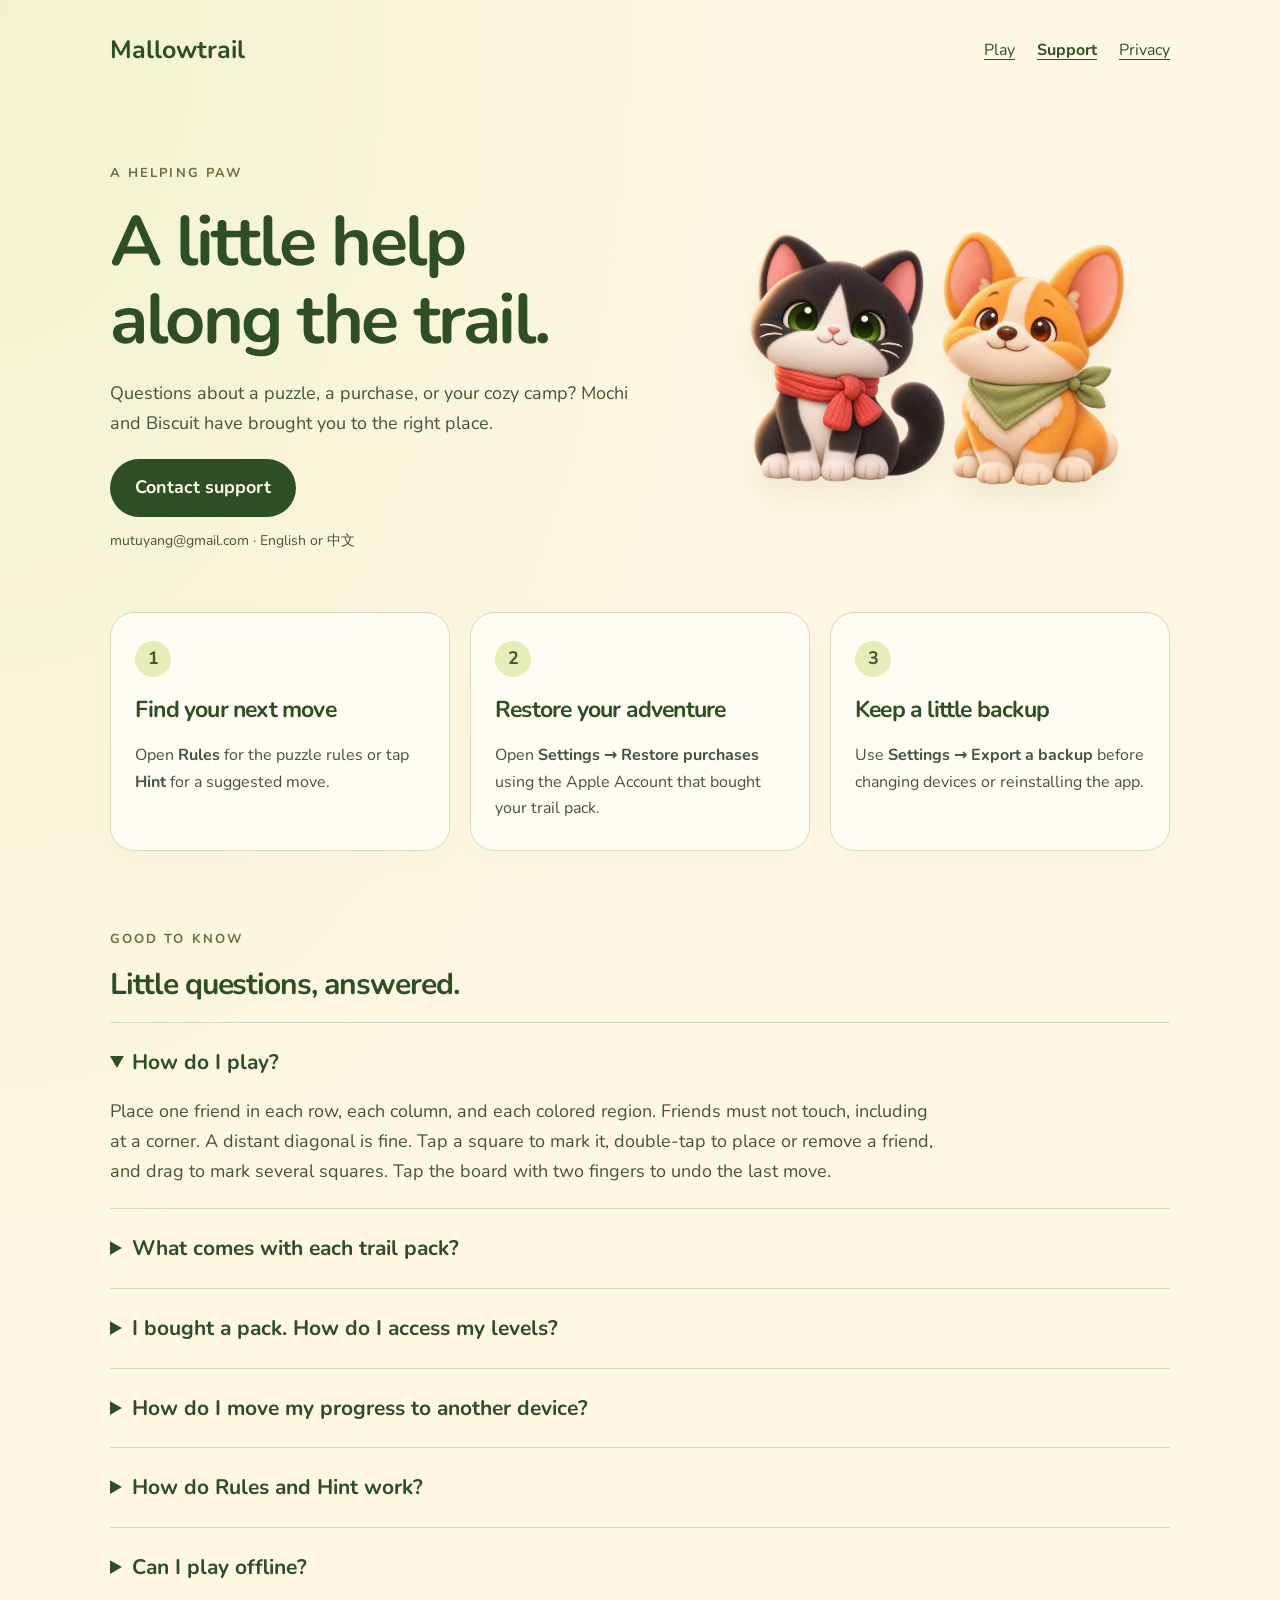
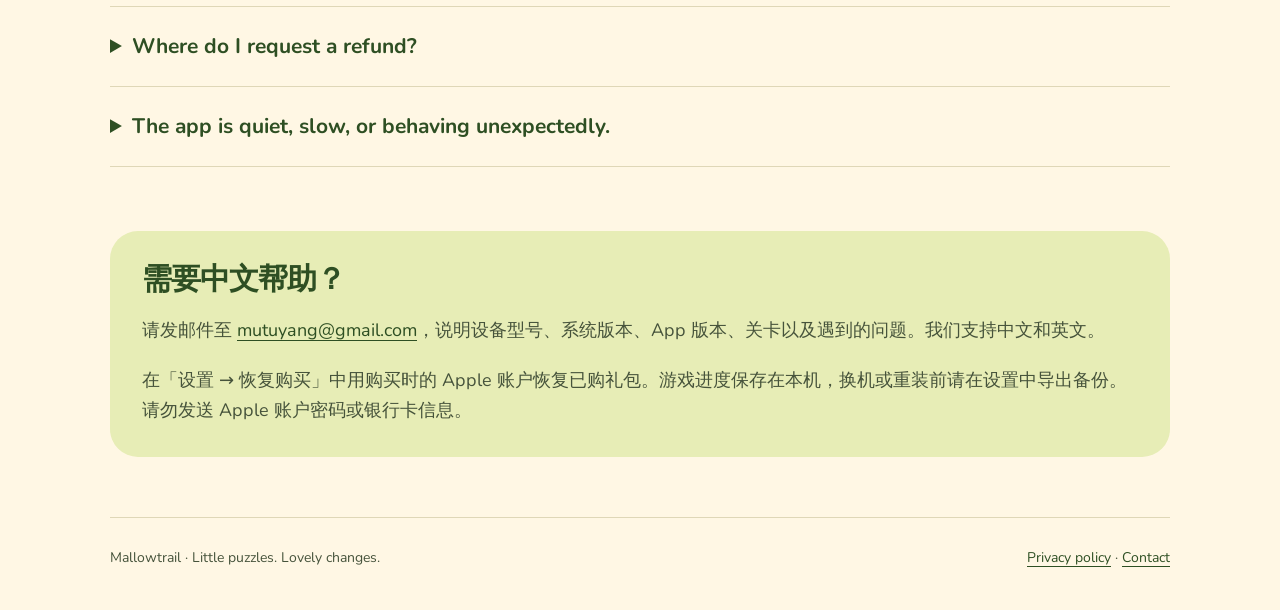
<file: index.html>
<!doctype html>
<html lang="en">
<head>
<meta charset="utf-8"><meta name="viewport" content="width=device-width,initial-scale=1">
<meta name="description" content="Mallowtrail help and support: puzzle rules, restoring purchases, save backups, and contacting the developer.">
<meta name="theme-color" content="#fff7e4"><title>Mallowtrail — Help & Support</title>
<link rel="canonical" href="https://mutuyang.github.io/mallowtrail-support/"><link rel="stylesheet" href="style.css">
</head>
<body>
<a class="skip" href="#main">Skip to content</a>
<header><a class="brand" href="./">Mallowtrail</a><nav aria-label="Main"><a href="play.html">Play</a><a href="./" aria-current="page">Support</a><a href="privacy.html">Privacy</a></nav></header>
<main id="main">
<section class="hero" aria-labelledby="welcome">
<div><p class="eyebrow">A helping paw</p><h1 id="welcome">A little help<br>along the trail.</h1><p>Questions about a puzzle, a purchase, or your cozy camp? Mochi and Biscuit have brought you to the right place.</p><a class="button" href="mailto:mutuyang@gmail.com?subject=Mallowtrail%20Support">Contact support</a><span class="contact-note">mutuyang@gmail.com · English or 中文</span></div>
<div class="friends"><img src="assets/mochi.png" width="1024" height="1024" alt="Mochi, a black and white kitten in a red scarf"><img src="assets/biscuit.png" width="1024" height="1024" alt="Biscuit, a golden corgi in a green bandana"></div>
</section>
<section class="cards" aria-label="Quick help">
<article class="card"><span class="number">1</span><h3>Find your next move</h3><p>Open <strong>Rules</strong> for the puzzle rules or tap <strong>Hint</strong> for a suggested move.</p></article>
<article class="card"><span class="number">2</span><h3>Restore your adventure</h3><p>Open <strong>Settings → Restore purchases</strong> using the Apple Account that bought your trail pack.</p></article>
<article class="card"><span class="number">3</span><h3>Keep a little backup</h3><p>Use <strong>Settings → Export a backup</strong> before changing devices or reinstalling the app.</p></article>
</section>
<section class="section" aria-labelledby="questions"><p class="eyebrow">Good to know</p><h2 id="questions">Little questions, answered.</h2>
<div class="faq">
<details open><summary>How do I play?</summary><p>Place one friend in each row, each column, and each colored region. Friends must not touch, including at a corner. A distant diagonal is fine. Tap a square to mark it, double-tap to place or remove a friend, and drag to mark several squares. Tap the board with two fingers to undo the last move.</p></details>
<details><summary>What comes with each trail pack?</summary><p>The first 30 main levels, Mochi, and daily puzzles are free. Little Trail opens 200 levels, three companions, and two camp gifts. Full Trail opens all 500 levels, five companions, five camp gifts, and four extra expressions. Little Trail owners see the upgrade price on the Full Trail card. Each pack is a one-time purchase and includes unlimited hints. The purchase screen shows the price for your App Store region.</p></details>
<details><summary>I bought a pack. How do I access my levels?</summary><p>Main levels open in order as you finish the preceding level. To recover missing access, connect to the internet with the Apple Account you used to buy the pack and open <strong>Settings → Restore purchases</strong>. If access is still missing, email us with the app version and what you see. Keep Apple Account credentials and payment-card details private.</p></details>
<details><summary>How do I move my progress to another device?</summary><p>Use Restore purchases to recover access to your packs. To move your puzzle progress, export a backup from the old device, transfer the file using a service you choose, and import it on the new device. Importing replaces the current progress after confirmation. Your device's system backup may also include the game data.</p></details>
<details><summary>How do Rules and Hint work?</summary><p>Rules explains how to play. Hint highlights a helpful next move. Free players get two hints per UTC day. Both trail packs include unlimited hints. Daily puzzles have three difficulty options.</p></details>
<details><summary>Can I play offline?</summary><p>Downloaded game content and saved progress work offline. Purchasing, checking store availability, or restoring an Apple purchase requires a connection. The first version includes a daily puzzle schedule through December 12, 2027; later dates will need a content update.</p></details>
<details><summary>Where do I request a refund?</summary><p>Apple handles App Store billing and refund decisions. Visit <a href="https://support.apple.com/billing">Apple's billing and purchase support</a> for help with a charge. Deleting the app does not remove your Apple purchase history.</p></details>
<details><summary>The app is quiet, slow, or behaving unexpectedly.</summary><p>Check Sound and Music in Settings, device volume, and silent mode. For an unexpected problem, tell us your iPhone or iPad model, iOS version, app version, and the level you were playing. A screenshot and short description are helpful. Export a backup before reinstalling, because deleting the app can remove local progress.</p></details>
</div></section>
<aside class="help" lang="zh-CN"><h2>需要中文帮助？</h2><p>请发邮件至 <a href="mailto:mutuyang@gmail.com?subject=Mallowtrail%20%E5%B8%AE%E5%8A%A9">mutuyang@gmail.com</a>，说明设备型号、系统版本、App 版本、关卡以及遇到的问题。我们支持中文和英文。</p><p>在「设置 → 恢复购买」中用购买时的 Apple 账户恢复已购礼包。游戏进度保存在本机，换机或重装前请在设置中导出备份。请勿发送 Apple 账户密码或银行卡信息。</p></aside>
</main>
<footer><span>Mallowtrail · Little puzzles. Lovely changes.</span><span><a href="privacy.html">Privacy policy</a> · <a href="mailto:mutuyang@gmail.com">Contact</a></span></footer>
</body></html>
</file>
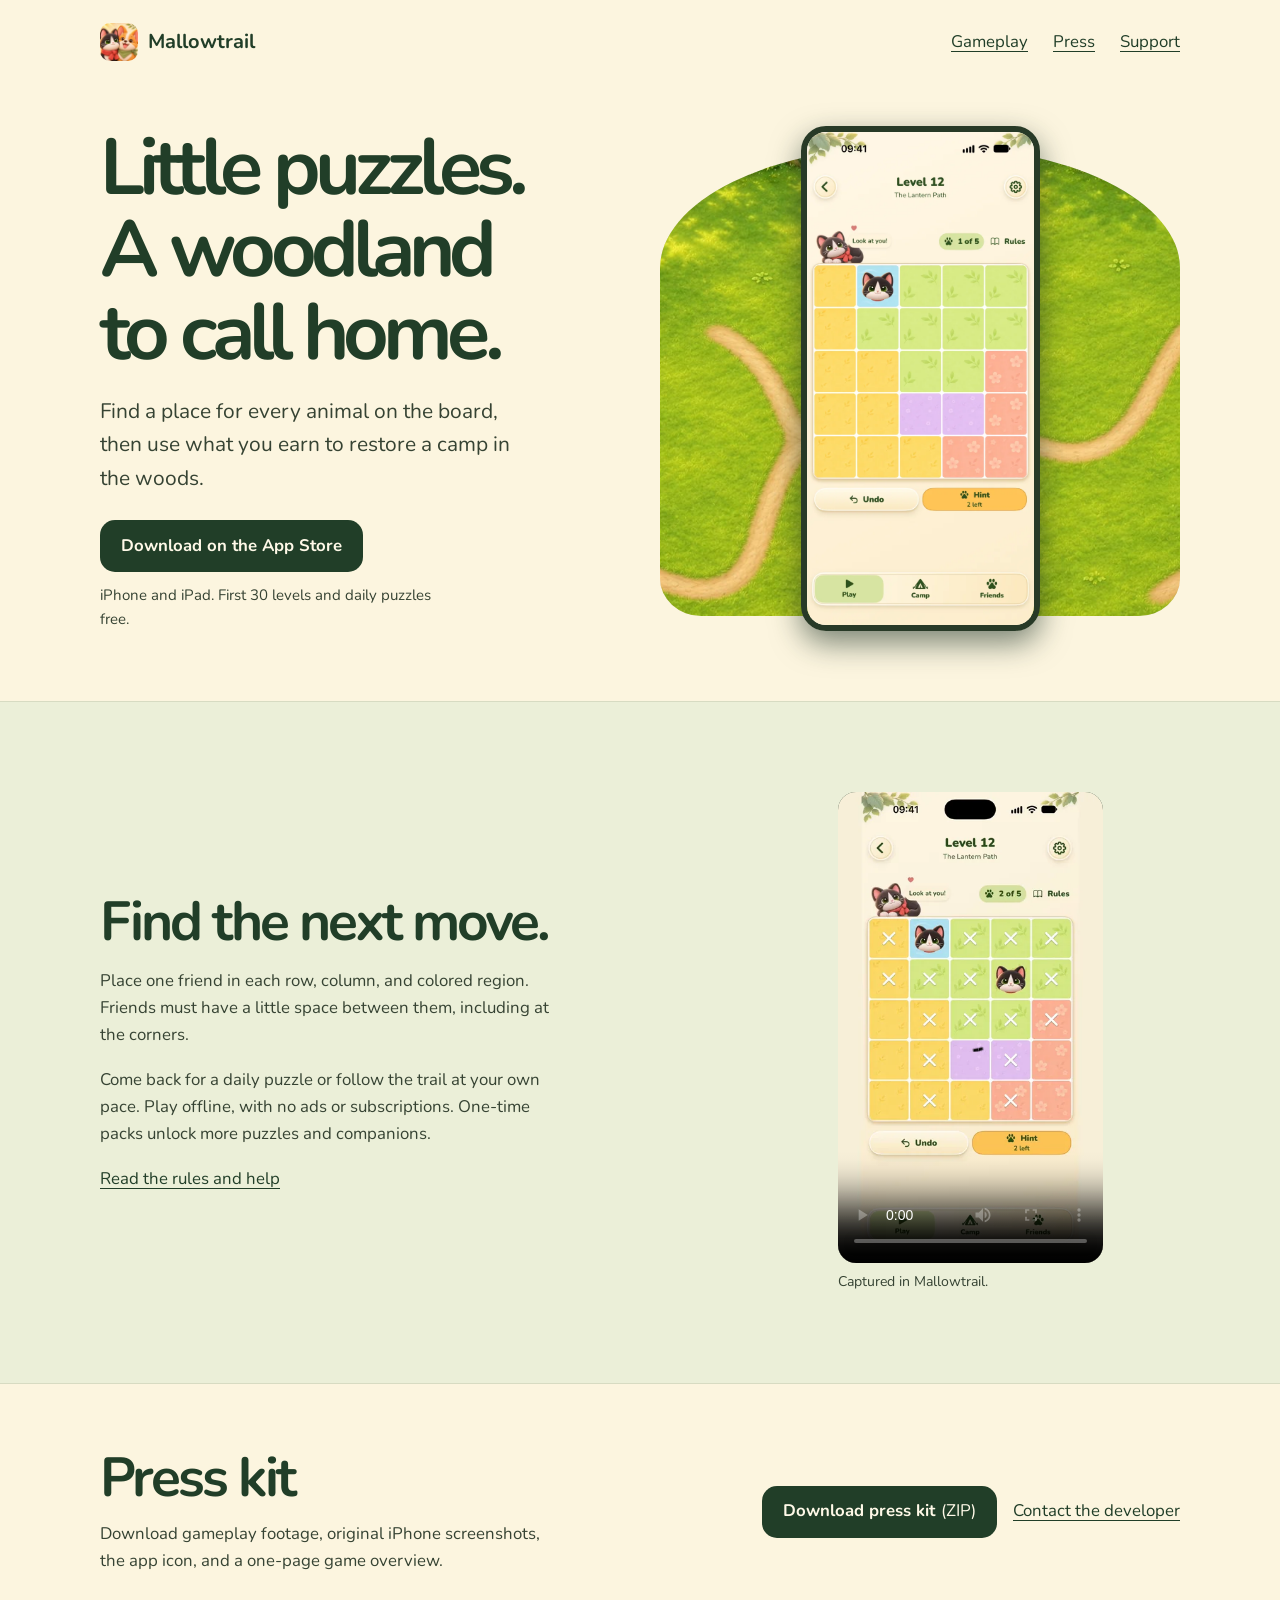
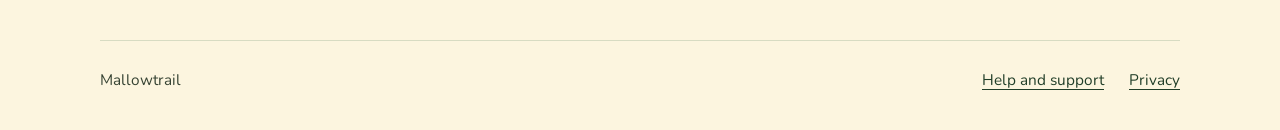
<file: play.html>
<!doctype html>
<html lang="en">
<head>
  <meta charset="utf-8">
  <meta name="viewport" content="width=device-width, initial-scale=1">
  <meta name="description" content="Mallowtrail is a cozy animal logic puzzle for iPhone and iPad. Solve a board, restore a woodland camp, and play 30 levels and daily puzzles free.">
  <meta name="theme-color" content="#fcf5df">
  <meta name="apple-itunes-app" content="app-id=6835149187">
  <meta property="og:type" content="website">
  <meta property="og:title" content="Mallowtrail | A quiet woodland logic game">
  <meta property="og:description" content="Find a place for every animal and make a woodland camp your own. Free to start on iPhone and iPad.">
  <meta property="og:image" content="https://mutuyang.github.io/mallowtrail-support/assets/launch/camp-cover.jpg">
  <meta property="og:image:alt" content="Mallowtrail's illustrated woodland camp">
  <meta property="og:url" content="https://mutuyang.github.io/mallowtrail-support/play.html">
  <meta name="twitter:card" content="summary_large_image">
  <link rel="canonical" href="https://mutuyang.github.io/mallowtrail-support/play.html">
  <link rel="icon" href="assets/launch/app-icon.webp">
  <link rel="stylesheet" href="play.css">
  <title>Mallowtrail | Cozy logic puzzles for iPhone and iPad</title>
</head>
<body>
  <a class="skip" href="#main">Skip to content</a>
  <header class="top wrap">
    <a class="brand" href="#main"><img src="assets/launch/app-icon.webp" width="38" height="38" alt="">Mallowtrail</a>
    <nav aria-label="Main">
      <a href="#gameplay">Gameplay</a>
      <a href="#press">Press</a>
      <a href="./">Support</a>
    </nav>
  </header>
  <main id="main">
    <section class="lead wrap" aria-labelledby="headline">
      <div class="lead-copy">
        <h1 id="headline">Little puzzles.<br>A woodland<br class="wide-only"> to call home.</h1>
        <p>Find a place for every animal on the board, then use what you earn to restore a camp in the woods.</p>
        <a class="download" href="https://apps.apple.com/app/id6835149187">Download on the App Store</a>
        <p class="availability">iPhone and iPad. First 30 levels and daily puzzles free.</p>
      </div>
      <figure class="woodland">
        <img class="woodland-scene" src="assets/launch/camp-cover.jpg" width="1200" height="630" alt="">
        <img class="board-screen" src="assets/launch/puzzle-screen.webp" width="640" height="1390" alt="A Mallowtrail puzzle with Mochi and colored regions" fetchpriority="high">
      </figure>
    </section>

    <div class="play-band">
      <section class="play wrap" id="gameplay" aria-labelledby="play-title">
        <div class="play-copy">
          <h2 id="play-title">Find the next move.</h2>
          <p>Place one friend in each row, column, and colored region. Friends must have a little space between them, including at the corners.</p>
          <p>Come back for a daily puzzle or follow the trail at your own pace. Play offline, with no ads or subscriptions. One-time packs unlock more puzzles and companions.</p>
          <a href="./">Read the rules and help</a>
        </div>
        <figure class="clip">
          <video controls playsinline preload="metadata" poster="assets/launch/gameplay-poster.webp" aria-label="Mallowtrail puzzle and camp gameplay">
            <source src="assets/launch/gameplay.mp4" type="video/mp4">
            <a href="assets/launch/gameplay.mp4">Watch the gameplay clip</a>
          </video>
          <figcaption>Captured in Mallowtrail.</figcaption>
        </figure>
      </section>
    </div>

    <section class="press wrap" id="press" aria-labelledby="press-title">
      <div>
        <h2 id="press-title">Press kit</h2>
        <p>Download gameplay footage, original iPhone screenshots, the app icon, and a one-page game overview.</p>
      </div>
      <div class="press-links">
        <a class="press-file" href="assets/launch/mallowtrail-press-kit.zip">Download press kit <span>(ZIP)</span></a>
        <a href="mailto:mutuyang@gmail.com?subject=Mallowtrail%20press">Contact the developer</a>
      </div>
    </section>
  </main>
  <footer class="bottom wrap">
    <span>Mallowtrail</span>
    <nav aria-label="Footer">
      <a href="./">Help and support</a>
      <a href="privacy.html">Privacy</a>
    </nav>
  </footer>
</body>
</html>
</file>
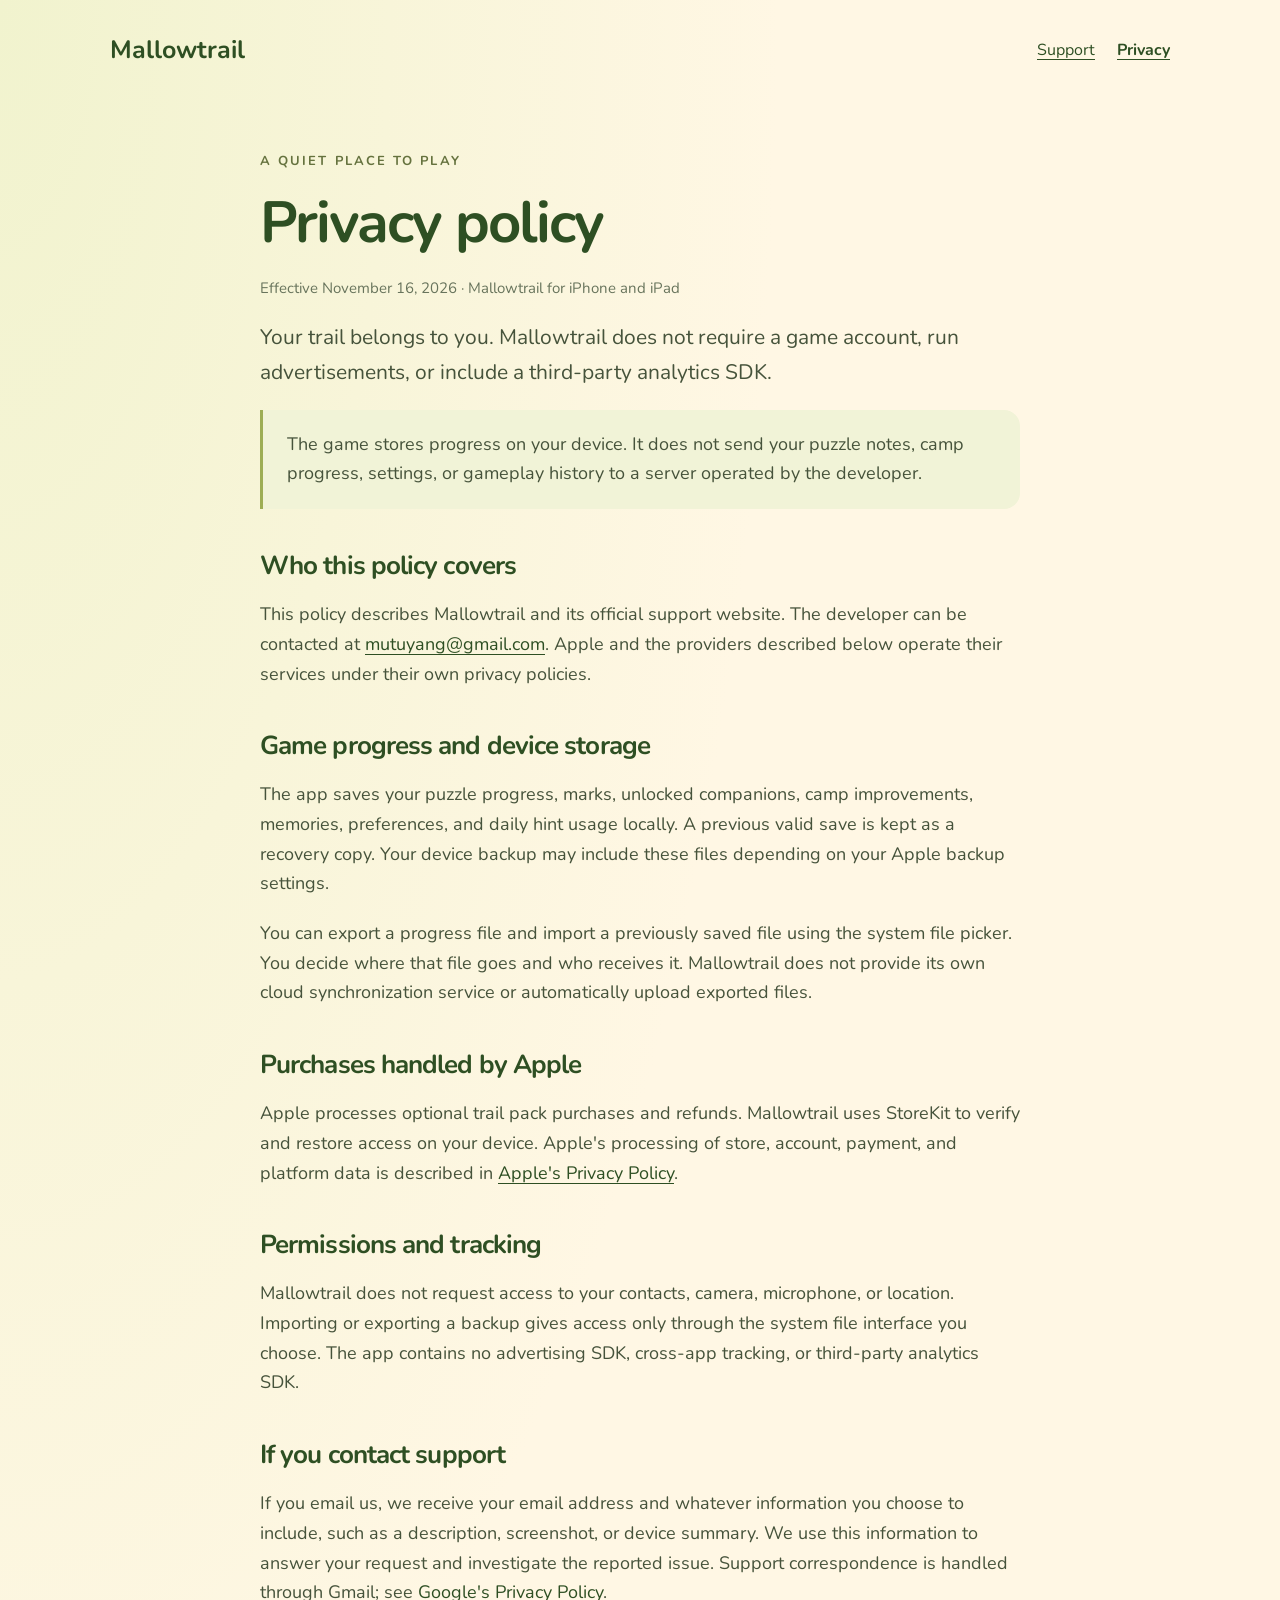
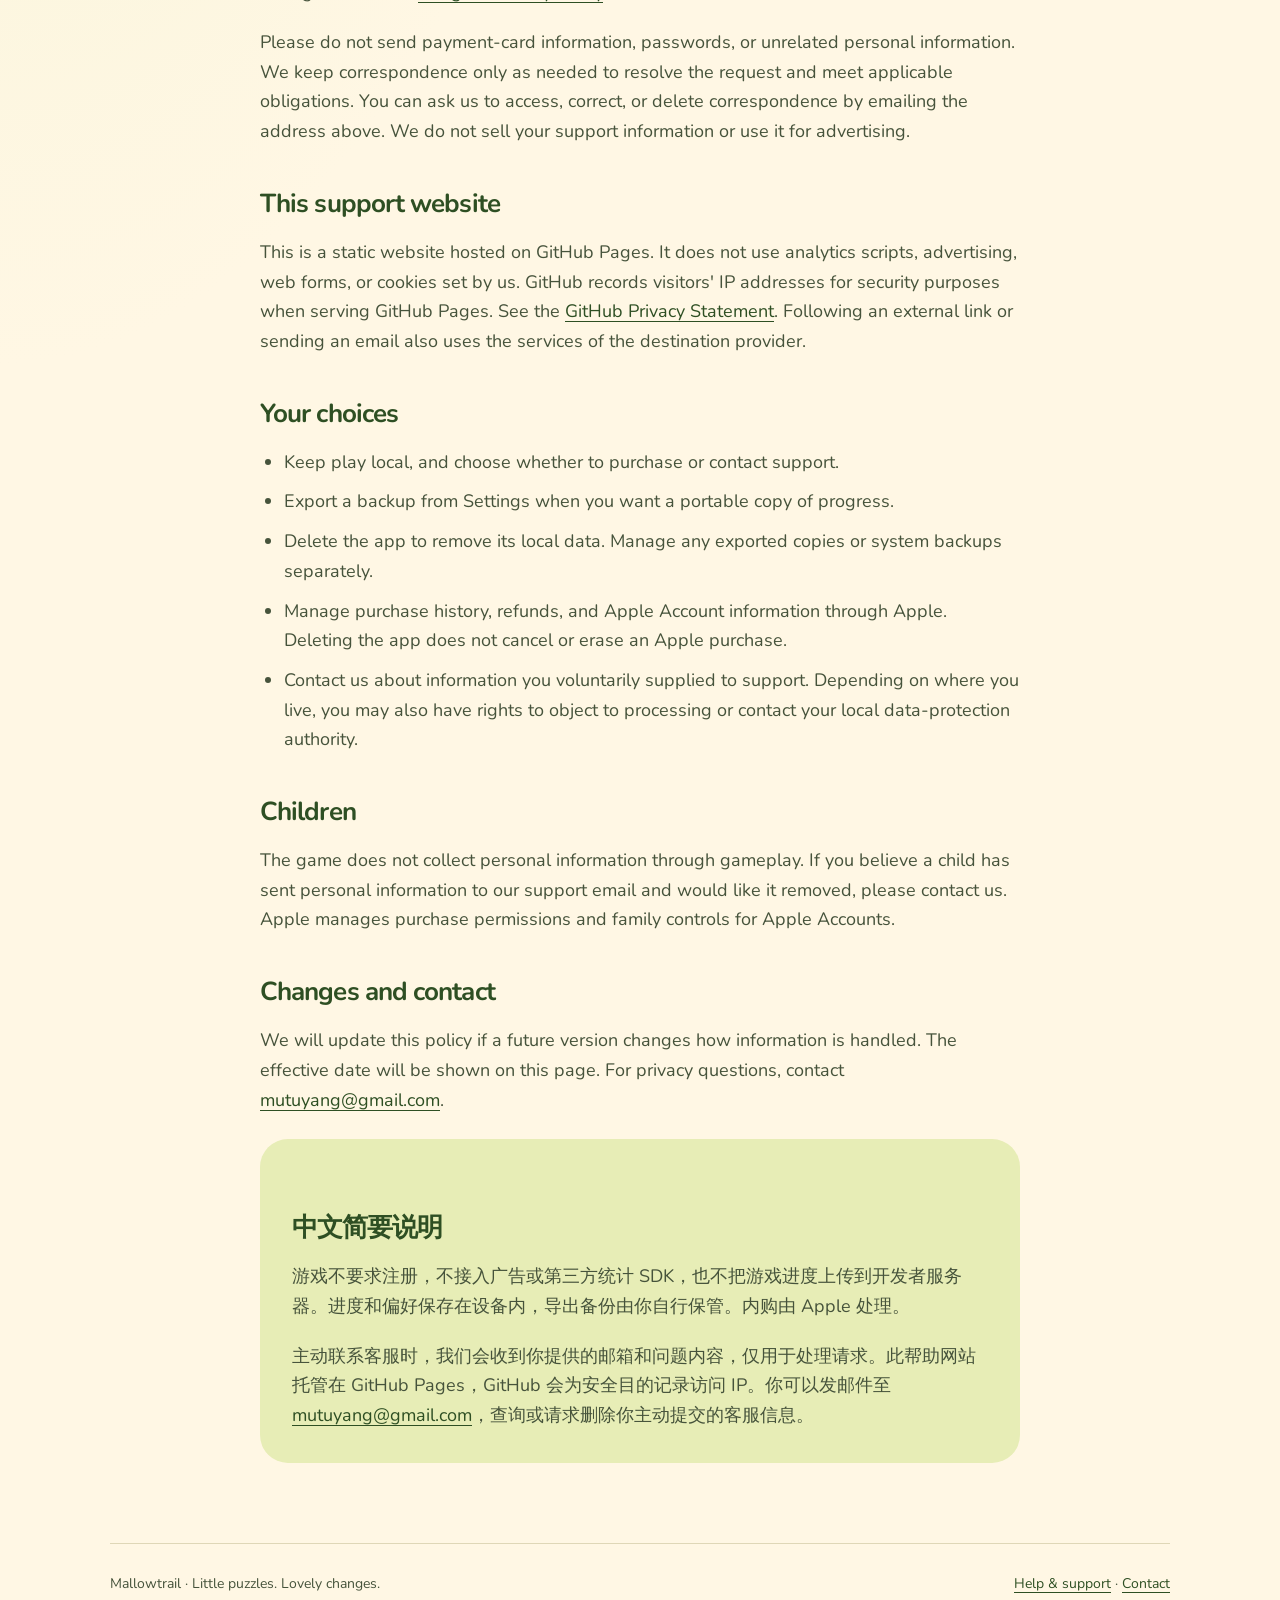
<file: privacy.html>
<!doctype html>
<html lang="en">
<head>
<meta charset="utf-8"><meta name="viewport" content="width=device-width,initial-scale=1"><meta name="theme-color" content="#fff7e4">
<meta name="description" content="How Mallowtrail handles local game progress, Apple purchases, support emails, and visits to this support website.">
<title>Mallowtrail — Privacy Policy</title><link rel="canonical" href="https://mutuyang.github.io/mallowtrail-support/privacy.html"><link rel="stylesheet" href="style.css">
</head>
<body>
<a class="skip" href="#main">Skip to content</a>
<header><a class="brand" href="./">Mallowtrail</a><nav aria-label="Main"><a href="./">Support</a><a href="privacy.html" aria-current="page">Privacy</a></nav></header>
<main id="main" class="legal">
<p class="eyebrow">A quiet place to play</p><h1>Privacy policy</h1><p class="meta">Effective November 16, 2026 · Mallowtrail for iPhone and iPad</p>
<p class="intro">Your trail belongs to you. Mallowtrail does not require a game account, run advertisements, or include a third-party analytics SDK.</p>
<div class="note">The game stores progress on your device. It does not send your puzzle notes, camp progress, settings, or gameplay history to a server operated by the developer.</div>
<h2>Who this policy covers</h2><p>This policy describes Mallowtrail and its official support website. The developer can be contacted at <a href="mailto:mutuyang@gmail.com">mutuyang@gmail.com</a>. Apple and the providers described below operate their services under their own privacy policies.</p>
<h2>Game progress and device storage</h2><p>The app saves your puzzle progress, marks, unlocked companions, camp improvements, memories, preferences, and daily hint usage locally. A previous valid save is kept as a recovery copy. Your device backup may include these files depending on your Apple backup settings.</p><p>You can export a progress file and import a previously saved file using the system file picker. You decide where that file goes and who receives it. Mallowtrail does not provide its own cloud synchronization service or automatically upload exported files.</p>
<h2>Purchases handled by Apple</h2><p>Apple processes optional trail pack purchases and refunds. Mallowtrail uses StoreKit to verify and restore access on your device. Apple's processing of store, account, payment, and platform data is described in <a href="https://www.apple.com/legal/privacy/en-ww/">Apple's Privacy Policy</a>.</p>
<h2>Permissions and tracking</h2><p>Mallowtrail does not request access to your contacts, camera, microphone, or location. Importing or exporting a backup gives access only through the system file interface you choose. The app contains no advertising SDK, cross-app tracking, or third-party analytics SDK.</p>
<h2>If you contact support</h2><p>If you email us, we receive your email address and whatever information you choose to include, such as a description, screenshot, or device summary. We use this information to answer your request and investigate the reported issue. Support correspondence is handled through Gmail; see <a href="https://policies.google.com/privacy">Google's Privacy Policy</a>.</p><p>Please do not send payment-card information, passwords, or unrelated personal information. We keep correspondence only as needed to resolve the request and meet applicable obligations. You can ask us to access, correct, or delete correspondence by emailing the address above. We do not sell your support information or use it for advertising.</p>
<h2>This support website</h2><p>This is a static website hosted on GitHub Pages. It does not use analytics scripts, advertising, web forms, or cookies set by us. GitHub records visitors' IP addresses for security purposes when serving GitHub Pages. See the <a href="https://docs.github.com/en/site-policy/privacy-policies/github-general-privacy-statement">GitHub Privacy Statement</a>. Following an external link or sending an email also uses the services of the destination provider.</p>
<h2>Your choices</h2><ul><li>Keep play local, and choose whether to purchase or contact support.</li><li>Export a backup from Settings when you want a portable copy of progress.</li><li>Delete the app to remove its local data. Manage any exported copies or system backups separately.</li><li>Manage purchase history, refunds, and Apple Account information through Apple. Deleting the app does not cancel or erase an Apple purchase.</li><li>Contact us about information you voluntarily supplied to support. Depending on where you live, you may also have rights to object to processing or contact your local data-protection authority.</li></ul>
<h2>Children</h2><p>The game does not collect personal information through gameplay. If you believe a child has sent personal information to our support email and would like it removed, please contact us. Apple manages purchase permissions and family controls for Apple Accounts.</p>
<h2>Changes and contact</h2><p>We will update this policy if a future version changes how information is handled. The effective date will be shown on this page. For privacy questions, contact <a href="mailto:mutuyang@gmail.com?subject=Mallowtrail%20Privacy">mutuyang@gmail.com</a>.</p>
<aside class="help" lang="zh-CN"><h2>中文简要说明</h2><p>游戏不要求注册，不接入广告或第三方统计 SDK，也不把游戏进度上传到开发者服务器。进度和偏好保存在设备内，导出备份由你自行保管。内购由 Apple 处理。</p><p>主动联系客服时，我们会收到你提供的邮箱和问题内容，仅用于处理请求。此帮助网站托管在 GitHub Pages，GitHub 会为安全目的记录访问 IP。你可以发邮件至 <a href="mailto:mutuyang@gmail.com">mutuyang@gmail.com</a>，查询或请求删除你主动提交的客服信息。</p></aside>
</main>
<footer><span>Mallowtrail · Little puzzles. Lovely changes.</span><span><a href="./">Help & support</a> · <a href="mailto:mutuyang@gmail.com">Contact</a></span></footer>
</body></html>
</file>
<file: style.css>
@font-face{font-family:Nunito;src:url('assets/Nunito-Regular.ttf') format('truetype');font-weight:400;font-display:swap}
@font-face{font-family:Nunito;src:url('assets/Nunito-Bold.ttf') format('truetype');font-weight:700 900;font-display:swap}
:root{color-scheme:light;--ink:#2e4f23;--body:#46533b;--paper:#fff7e4;--line:#dfd7b7;--green:#e7edb6;--orange:#ffb92e}
*{box-sizing:border-box}html{scroll-behavior:smooth}body{margin:0;background:radial-gradient(ellipse at top left,#f1f3ce,transparent 43%),var(--paper);color:var(--body);font:18px/1.65 Nunito,ui-rounded,system-ui,sans-serif}a{color:var(--ink);text-underline-offset:4px}a:hover{text-decoration-thickness:2px}a:focus-visible,summary:focus-visible{outline:3px solid #9a5a00;outline-offset:5px}header,main,footer{width:min(1060px,calc(100% - 48px));margin:auto}header{display:flex;justify-content:space-between;align-items:center;gap:24px;padding:30px 0}.brand{font-size:25px;font-weight:900;text-decoration:none;color:var(--ink)}nav{display:flex;gap:22px;font-size:16px}nav a[aria-current=page]{font-weight:900}h1,h2,h3{color:var(--ink);line-height:1.12;margin:0 0 20px;letter-spacing:-.035em}h1{font-size:clamp(42px,6vw,70px);font-weight:900}h2{font-size:30px}h3{font-size:23px}p{margin:0 0 20px}.eyebrow{font-size:13px;font-weight:900;letter-spacing:.16em;text-transform:uppercase;color:#65723e;margin-bottom:18px}.hero{display:grid;grid-template-columns:1.25fr 1fr;align-items:center;gap:24px;padding:62px 0 60px}.hero p{max-width:540px}.friends{display:flex;align-items:flex-end;justify-content:center;min-width:0}.friends img{width:57%;height:auto;object-fit:contain;filter:drop-shadow(0 18px 13px #776e3217)}.friends img+img{margin-left:-15%}.button{display:inline-flex;justify-content:center;align-items:center;border-radius:999px;background:var(--ink);color:#fffbed;padding:14px 25px;font-weight:900;text-decoration:none;min-height:50px}.button:hover{background:#42682f}.contact-note{display:block;font-size:14px;margin:12px 0 0}.cards{display:grid;grid-template-columns:repeat(3,1fr);gap:20px;margin-bottom:58px}.card{background:#fffdf3;border:1px solid var(--line);border-radius:24px;padding:28px 24px;box-shadow:0 8px 24px #77704408}.card .number{display:inline-flex;align-items:center;justify-content:center;width:36px;height:36px;background:var(--green);border-radius:50%;font-weight:900;margin-bottom:20px}.card p{font-size:16px;margin:0}.section{padding:20px 0 40px}.section>p{max-width:700px}.faq{border-top:1px solid var(--line)}details{border-bottom:1px solid var(--line);padding:22px 0}summary{font-weight:900;font-size:21px;color:var(--ink);cursor:pointer;padding-right:12px}details p{margin:18px 0 0;max-width:830px}details ul{margin-top:15px}.help{background:var(--green);border-radius:28px;padding:32px;margin:24px 0 60px}.help p:last-child{margin-bottom:0}.legal{max-width:760px;margin:50px auto 80px}.legal h1{font-size:clamp(38px,6vw,58px)}.legal h2{font-size:26px;margin-top:42px}.legal .intro{font-size:21px}.meta{font-size:15px;color:#68745c}.note{padding:20px 24px;border-left:3px solid #9dad54;background:#f1f3d7;border-radius:0 16px 16px 0}.legal li{margin-bottom:10px}footer{border-top:1px solid var(--line);display:flex;justify-content:space-between;gap:20px;padding:28px 0 40px;font-size:14px}.skip{position:absolute;top:-100px;left:20px;padding:10px;background:#fff}.skip:focus{top:10px}ul{padding-left:24px}.muted{color:#647356}
@media(max-width:700px){body{font-size:17px}header,main,footer{width:calc(100% - 36px)}header{padding:24px 0}.brand{font-size:23px}nav{gap:16px;font-size:14px}.hero{grid-template-columns:1fr;padding:30px 0 35px;gap:5px}.hero h1{max-width:440px}.friends{max-width:340px;margin:10px auto 0}.cards{grid-template-columns:1fr;gap:12px;margin-bottom:36px}.card{padding:22px}.card .number{float:left;margin:0 16px 32px 0}.card h3{font-size:21px;margin-bottom:8px}.card p{margin-left:52px}.help{padding:25px 22px;margin-bottom:40px}.legal{margin:32px auto 50px}footer{display:block}footer span{display:block;margin-bottom:8px}summary{font-size:19px}.legal .intro{font-size:19px}}
@media(prefers-reduced-motion:reduce){html{scroll-behavior:auto}}
</file>
<file: play.css>
@font-face {
  font-family: Nunito;
  src: url("assets/Nunito-Regular.ttf") format("truetype");
  font-weight: 400;
  font-display: swap;
}
@font-face {
  font-family: Nunito;
  src: url("assets/Nunito-Bold.ttf") format("truetype");
  font-weight: 700 900;
  font-display: swap;
}
:root {
  color-scheme: light;
  --paper: #fcf5df;
  --ink: #213e28;
  --text: #364333;
  --moss: #ebefd8;
  --line: #d7dbc2;
  --focus: #895000;
}
* { box-sizing: border-box; }
html { scroll-padding-top: 1.25rem; }
body {
  margin: 0;
  background: var(--paper);
  color: var(--text);
  font: 1.05rem/1.6 Nunito, ui-rounded, system-ui, sans-serif;
}
img { display: block; max-width: 100%; }
a { color: var(--ink); text-underline-offset: 0.25em; }
a:focus-visible, video:focus-visible { outline: 3px solid var(--focus); outline-offset: 5px; }
.wrap { width: min(1080px, calc(100% - 56px)); margin-inline: auto; }
.top, .bottom { display: flex; justify-content: space-between; align-items: center; gap: 1rem; }
.top { min-height: 84px; }
.top nav, .bottom nav { display: flex; align-items: center; gap: clamp(10px, 2.4vw, 25px); }
.top nav a, .bottom nav a { display: inline-flex; align-items: center; min-height: 44px; }
.brand {
  display: inline-flex;
  align-items: center;
  gap: 10px;
  color: var(--ink);
  font-size: 1.25rem;
  font-weight: 900;
  text-decoration: none;
}
.brand img { border-radius: 10px; }
.lead {
  display: grid;
  grid-template-columns: 0.99fr 1.01fr;
  align-items: center;
  gap: clamp(26px, 4vw, 58px);
  min-height: 600px;
  padding-block: 42px 70px;
}
h1, h2 { margin: 0; color: var(--ink); line-height: 1.04; font-weight: 900; }
h1 { font-size: clamp(2.95rem, 6.2vw, 5.6rem); letter-spacing: -0.074em; }
h2 { font-size: clamp(2rem, 4.3vw, 3.55rem); letter-spacing: -0.055em; }
.lead-copy > p { margin: 1.3rem 0 1.55rem; max-width: 32ch; font-size: clamp(1.05rem, 1.85vw, 1.31rem); }
.download, .press-file {
  display: inline-flex;
  align-items: center;
  justify-content: center;
  min-height: 52px;
  border-radius: 15px;
  background: var(--ink);
  color: #fff9e8;
  padding: 11px 21px;
  font-weight: 900;
  text-decoration: none;
}
.download:hover, .press-file:hover { background: #36583a; text-decoration: underline; }
.lead-copy .availability { margin: 0.65rem 0 0; font-size: 0.94rem; max-width: 37ch; }
.woodland {
  position: relative;
  isolation: isolate;
  display: grid;
  place-items: center;
  margin: 0;
  min-width: 0;
  min-height: 485px;
}
.woodland-scene {
  position: absolute;
  inset: 4% 0 3%;
  width: 100%;
  height: 93%;
  object-fit: cover;
  object-position: 46% center;
  border-radius: 48% 48% 8% 8% / 26% 26% 8% 8%;
  box-shadow: inset 0 0 0 1px #343d1e20;
}
.board-screen {
  position: relative;
  width: min(49%, 239px);
  height: auto;
  border: 6px solid #283a27;
  border-radius: 25px;
  box-shadow: 0 12px 30px #172e2390;
}
.play-band { background: var(--moss); border-block: 1px solid var(--line); }
.play {
  display: grid;
  grid-template-columns: 1fr 0.75fr;
  align-items: center;
  gap: clamp(32px, 8vw, 105px);
  padding-block: clamp(44px, 7vw, 90px);
}
.play-copy p { margin: 1.15rem 0; max-width: 47ch; }
.clip { margin: 0 auto; width: min(100%, 265px); }
.clip video { display: block; width: 100%; aspect-ratio: 9 / 16; background: #203829; border-radius: 18px; }
.clip figcaption { margin-top: 0.5rem; font-size: 0.88rem; }
.press {
  display: flex;
  align-items: center;
  justify-content: space-between;
  gap: 1.5rem;
  padding-block: 65px;
}
.press p { max-width: 46ch; margin: 0.9rem 0 0; }
.press-links { display: flex; flex-wrap: wrap; align-items: center; gap: 16px; }
.press-file span { margin-left: 0.35em; font-weight: 400; }
.bottom { border-top: 1px solid var(--line); padding-block: 18px 27px; font-size: 0.96rem; }
.skip { position: absolute; inset: 12px auto auto 12px; z-index: 3; padding: 8px 12px; background: #fff; }
.skip:not(:focus) { clip-path: inset(50%); width: 1px; height: 1px; overflow: hidden; }
@media (max-width: 800px) {
  .lead { min-height: 0; padding-block: 28px 48px; }
  .woodland { min-height: 355px; }
  .wide-only { display: none; }
}
@media (max-width: 640px) {
  .wrap { width: calc(100% - 36px); }
  .top { min-height: 68px; }
  .top nav { font-size: 0.87rem; }
  .brand { font-size: 1.05rem; gap: 7px; }
  .brand img { width: 30px; height: 30px; }
  .lead, .play { grid-template-columns: 1fr; }
  .lead { gap: 26px; }
  .woodland { min-height: 0; padding: 7px 0; }
  .board-screen { width: min(56%, 195px); border-width: 5px; }
  .play { gap: 28px; }
  .press { display: block; padding-block: 42px; }
  .press-links { margin-top: 20px; align-items: flex-start; }
  .bottom { align-items: flex-start; }
}
@media (max-width: 360px) {
  .wrap { width: calc(100% - 28px); }
  .top { flex-wrap: wrap; column-gap: 14px; row-gap: 0; padding-top: 5px; }
}
</file>
